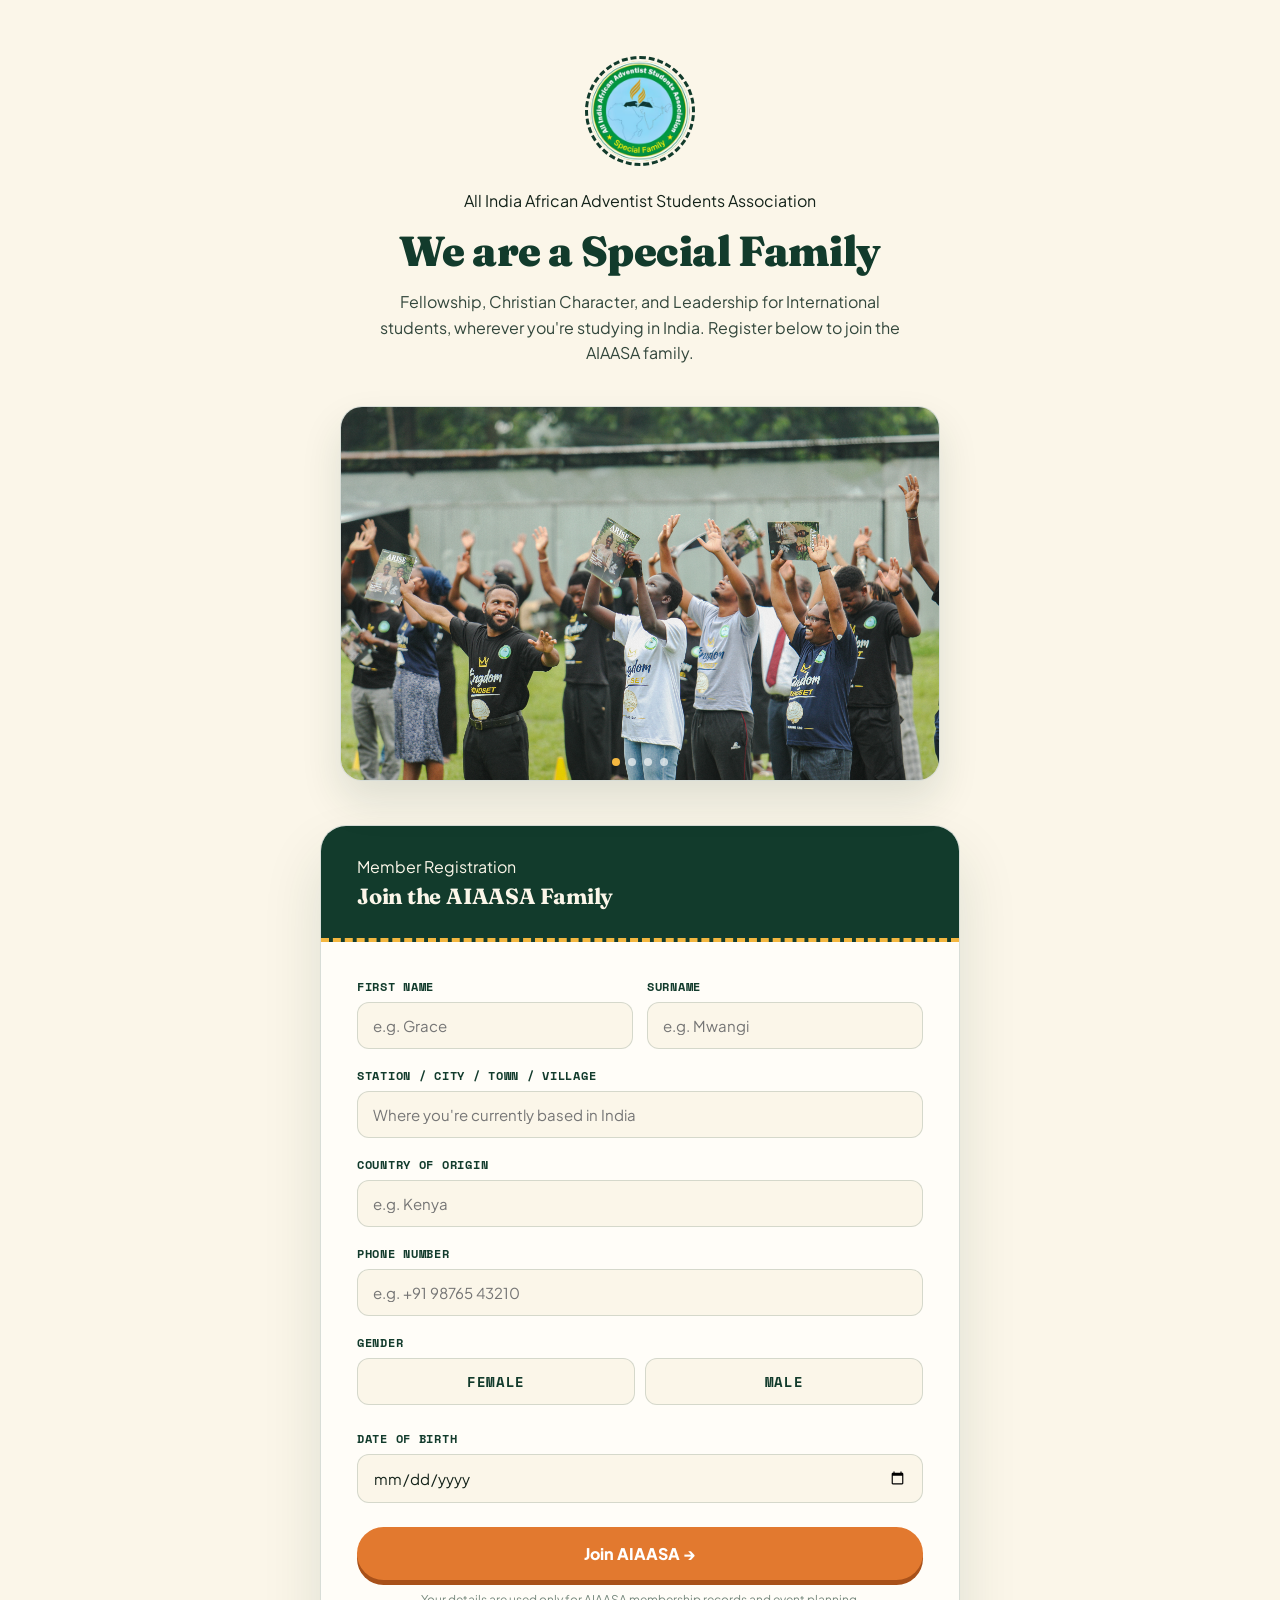
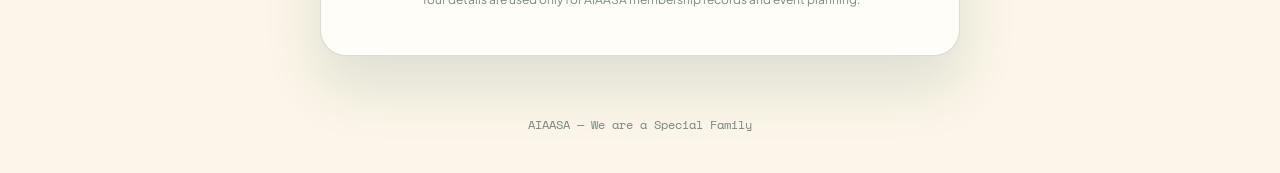
<file: index.html>
<!DOCTYPE html>
<html lang="en">
<head>
<meta charset="UTF-8">
<meta name="viewport" content="width=device-width, initial-scale=1.0">
<title>Join AIAASA — Member Registration</title>
<link rel="icon" href="[data-uri]">
<link rel="preconnect" href="https://fonts.googleapis.com">
<link href="https://fonts.googleapis.com/css2?family=Fraunces:ital,opsz,wght@0,9..144,600;0,9..144,700;0,9..144,900;1,9..144,500&family=Plus+Jakarta+Sans:wght@400;500;600;700;800&family=Space+Mono:wght@400;700&display=swap" rel="stylesheet">
<style>
  :root{
    --forest:#123B2C; --leaf:#2F9E64; --gold:#F4B740; --cream:#FBF6E9;
    --ink:#14231A; --marigold:#E2792F; --paper:#FFFDF8; --line:rgba(18,59,44,0.16);
  }
  *{box-sizing:border-box;}
  body{margin:0;background:var(--cream);color:var(--ink);font-family:'Plus Jakarta Sans',sans-serif;-webkit-font-smoothing:antialiased;}
  h1,h2,h3{font-family:'Fraunces',serif;margin:0;line-height:1.05;letter-spacing:-0.01em;}
  .eyebrow{font-family:'Space Mono',monospace;text-transform:uppercase;letter-spacing:0.14em;font-size:12px;font-weight:700;color:var(--marigold);display:inline-flex;align-items:center;gap:8px;}
  .eyebrow::before{content:"";width:8px;height:8px;border-radius:50%;background:var(--marigold);display:inline-block;}
  .wrap{max-width:720px;margin:0 auto;padding:0 24px;}
  img{max-width:100%;display:block;}

  header{padding:56px 0 40px;text-align:center;}
  .logo-badge{
    width:110px;height:110px;border-radius:50%;margin:0 auto 24px;
    border:3px dashed var(--forest); display:flex;align-items:center;justify-content:center;
  }
  .logo-badge .inner{width:100px;height:100px;border-radius:50%;overflow:hidden;box-shadow:inset 0 0 0 4px var(--gold);}
  .logo-badge img{width:100%;height:100%;object-fit:cover;}
  header h1{font-size:clamp(30px,5vw,42px);font-weight:900;color:var(--forest);margin-top:18px;}
  header h1 em{font-style:normal;color:var(--marigold);}
  header p{font-size:16px;line-height:1.6;color:#33473c;max-width:520px;margin:16px auto 0;}

  .reg-card{
    max-width:640px;margin:0 auto 60px;background:var(--paper);border-radius:26px;
    border:1px solid var(--line);box-shadow:0 30px 60px rgba(18,59,44,0.12);overflow:hidden;
  }
  .reg-head{background:var(--forest);color:var(--cream);padding:30px 36px;border-bottom:4px dashed var(--gold);}
  .reg-head .eyebrow{color:var(--gold);}
  .reg-head .eyebrow::before{background:var(--gold);}
  .reg-head h3{font-size:22px;margin-top:8px;}
  .reg-body{padding:36px;}
  .field{margin-bottom:18px;}
  .field label{display:block;font-size:12px;font-weight:700;text-transform:uppercase;letter-spacing:0.06em;color:var(--forest);margin-bottom:7px;font-family:'Space Mono',monospace;}
  .row-2{display:grid;grid-template-columns:1fr 1fr;gap:14px;}
  .field input{
    width:100%;padding:13px 15px;border-radius:12px;border:1.5px solid var(--line);
    background:var(--cream);font-family:'Plus Jakarta Sans',sans-serif;font-size:15px;color:var(--ink);
  }
  .field input:focus{outline:none;border-color:var(--leaf);background:#fff;}
  .gender-group{display:flex;gap:10px;}
  .gender-opt{flex:1;position:relative;}
  .gender-opt input{position:absolute;opacity:0;inset:0;cursor:pointer;margin:0;width:100%;height:100%;}
  .gender-opt .box{padding:12px 10px;border:1.5px solid var(--line);border-radius:12px;text-align:center;font-weight:600;font-size:14px;background:var(--cream);}
  .gender-opt input:checked + .box{background:var(--leaf);border-color:var(--leaf);color:#fff;}
  .submit-btn{
    width:100%;padding:16px;border-radius:100px;border:none;background:var(--marigold);color:#fff;
    font-weight:800;font-size:16px;cursor:pointer;box-shadow:0 5px 0 #a8511a;margin-top:6px;font-family:'Plus Jakarta Sans',sans-serif;
  }
  .submit-btn:hover{transform:translateY(-2px);}
  .submit-btn:disabled{opacity:0.6;cursor:default;transform:none;}
  .form-note{font-size:12px;color:#77897d;margin-top:12px;text-align:center;}
  .status-msg{margin-top:14px;font-size:14px;font-weight:600;text-align:center;display:none;}
  .status-msg.error{color:#B3261E;}
  .success-view{display:none;padding:56px 36px;text-align:center;}
  .success-stamp{
    width:120px;height:120px;border:4px solid var(--leaf);border-radius:50%;display:flex;align-items:center;justify-content:center;
    margin:0 auto 22px;transform:rotate(-8deg);font-family:'Space Mono',monospace;font-weight:700;color:var(--leaf);
    font-size:14px;letter-spacing:0.05em;text-transform:uppercase;
  }
  .success-view h3{color:var(--forest);font-size:24px;}
  .success-view p{color:#4a5c50;margin-top:10px;font-size:15px;line-height:1.6;}

  footer{text-align:center;padding:0 20px 40px;font-size:12px;color:#77897d;font-family:'Space Mono',monospace;}

  .memories{padding-bottom:44px;text-align:center;}
  .memories .eyebrow{justify-content:center;margin-bottom:16px;}
  .slideshow{
    position:relative;width:100%;max-width:600px;aspect-ratio:16/10;margin:0 auto;
    border-radius:22px;overflow:hidden;border:1px solid var(--line);
    box-shadow:0 20px 40px rgba(18,59,44,0.12);background:var(--paper);
  }
  .slideshow .slide{
    position:absolute;inset:0;width:100%;height:100%;object-fit:cover;
    opacity:0;transition:opacity 1s ease;
  }
  .slideshow .slide.active{opacity:1;}
  .slideshow .empty-msg{
    position:absolute;inset:0;display:flex;align-items:center;justify-content:center;
    color:#8a9a90;font-size:13px;font-family:'Space Mono',monospace;text-align:center;padding:20px;
  }
  .slide-dots{position:absolute;bottom:14px;left:0;right:0;display:flex;justify-content:center;gap:8px;z-index:2;}
  .slide-dots .dot{width:8px;height:8px;border-radius:50%;background:rgba(255,255,255,0.65);cursor:pointer;border:none;padding:0;}
  .slide-dots .dot.active{background:var(--gold);}

  @media (max-width:600px){ .row-2{grid-template-columns:1fr;} .reg-body{padding:24px 20px;} .reg-head{padding:24px 22px;} }
</style>
</head>
<body>

<header>
  <div class="wrap">
    <div class="logo-badge"><div class="inner"><img src="[data-uri]" alt="AIAASA logo"></div></div>
    <span>All India African Adventist Students Association</span>
    <h1>We are a Special Family</h1>
    <p>Fellowship, Christian Character, and Leadership for International students, wherever you're studying in India. Register below to join the AIAASA family.</p>
  </div>
</header>

<section class="memories">
  <div class="wrap">
  <div class="slideshow" id="slideshow"></div>
  </div>
</section>

<div class="wrap">
  <div class="reg-card">
    <div class="reg-head">
      <span>Member Registration</span>
      <h3>Join the AIAASA Family</h3>
    </div>

    <div class="reg-body" id="formView">
      <form id="regForm">
        <div class="row-2">
          <div class="field">
            <label for="firstName">First Name</label>
            <input type="text" id="firstName" name="firstName" required placeholder="e.g. Grace">
          </div>
          <div class="field">
            <label for="surname">Surname</label>
            <input type="text" id="surname" name="surname" required placeholder="e.g. Mwangi">
          </div>
        </div>

        <div class="field">
          <label for="station">Station / City / Town / Village</label>
          <input type="text" id="station" name="station" required placeholder="Where you're currently based in India">
        </div>

        <div class="field">
          <label for="country">Country of Origin</label>
          <input type="text" id="country" name="country" required placeholder="e.g. Kenya">
        </div>

        <div class="field">
          <label for="phone">Phone Number</label>
          <input type="tel" id="phone" name="phone" placeholder="e.g. +91 98765 43210">
        </div>

        <div class="field">
          <label>Gender</label>
          <div class="gender-group">
            <label class="gender-opt">
              <input type="radio" name="gender" value="Female" required>
              <div class="box">Female</div>
            </label>
            <label class="gender-opt">
              <input type="radio" name="gender" value="Male" required>
              <div class="box">Male</div>
            </label>
          </div>
        </div>

        <div class="field">
          <label for="dob">Date of Birth</label>
          <input type="date" id="dob" name="dob" required>
        </div>

        <button type="submit" class="submit-btn" id="submitBtn">Join AIAASA →</button>
        <div class="status-msg" id="statusMsg"></div>
        <p class="form-note">Your details are used only for AIAASA membership records and event planning.</p>
      </form>
    </div>

    <div class="success-view" id="successView">
      <div class="success-stamp">Approved</div>
      <h3>Welcome to the family 🎉</h3>
      <p>Your registration has been received. Keep an eye out for updates on the next Central Conference, Zonal Camp, and midweek worship link.</p>
    </div>
  </div>
</div>

<footer>AIAASA — We are a Special Family</footer>

<script>
  // ===== CONFIGURE THIS =====
  // Paste your Google Apps Script Web App URL here after deploying (see apps-script.gs).
  const SHEET_ENDPOINT = "https://script.google.com/macros/s/AKfycbyyS1jNWlw6yqpWOIRR6qLi6OCl-Lrf_I1GWVVPNPkEJTq2z7aRAnBFCEPHoZfP3ks-/exec ";

  // ===== SLIDESHOW PHOTOS =====
  // List your photo filenames here. Upload the actual image files into an "images"
  // folder next to this index.html file (same folder in your GitHub repo).
  // To add more photos later, just add more lines here — no other changes needed.
  const memoryPhotos = [
    "images/memory1.jpg",
    "images/memory2.jpg",
    "images/memory3.jpg",
    "images/memory4.jpg",
  ];

  (function initSlideshow(){
    const stage = document.getElementById('slideshow');
    if (!memoryPhotos || memoryPhotos.length === 0) {
      stage.innerHTML = '<div class="empty-msg">Add photos to the images folder and list them in memoryPhotos to show them here.</div>';
      return;
    }
    memoryPhotos.forEach((src, i) => {
      const img = document.createElement('img');
      img.src = src;
      img.alt = 'AIAASA memory';
      img.className = 'slide' + (i === 0 ? ' active' : '');
      img.onerror = () => { img.style.display = 'none'; };
      stage.appendChild(img);
    });
    if (memoryPhotos.length > 1) {
      const dots = document.createElement('div');
      dots.className = 'slide-dots';
      memoryPhotos.forEach((_, i) => {
        const dot = document.createElement('button');
        dot.className = 'dot' + (i === 0 ? ' active' : '');
        dot.addEventListener('click', () => showSlide(i));
        dots.appendChild(dot);
      });
      stage.appendChild(dots);
    }
    const slides = stage.querySelectorAll('.slide');
    const dotEls = stage.querySelectorAll('.dot');
    let current = 0;
    function showSlide(i){
      slides[current].classList.remove('active');
      dotEls[current] && dotEls[current].classList.remove('active');
      current = i;
      slides[current].classList.add('active');
      dotEls[current] && dotEls[current].classList.add('active');
    }
    if (slides.length > 1) {
      setInterval(() => showSlide((current + 1) % slides.length), 4000);
    }
  })();

  const form = document.getElementById('regForm');
  const submitBtn = document.getElementById('submitBtn');
  const statusMsg = document.getElementById('statusMsg');
  const formView = document.getElementById('formView');
  const successView = document.getElementById('successView');

  form.addEventListener('submit', async function(e){
    e.preventDefault();
    statusMsg.style.display = 'none';

    if (SHEET_ENDPOINT.includes('PASTE_YOUR')) {
      statusMsg.textContent = "Setup needed: the form isn't connected to a Google Sheet yet.";
      statusMsg.className = 'status-msg error';
      statusMsg.style.display = 'block';
      return;
    }

    const data = {
      firstName: form.firstName.value.trim(),
      surname: form.surname.value.trim(),
      station: form.station.value.trim(),
      country: form.country.value.trim(),
      phone: form.phone ? form.phone.value.trim() : '',
      gender: form.gender.value,
      dob: form.dob.value,
      submittedAt: new Date().toISOString()
    };

    submitBtn.disabled = true;
    submitBtn.textContent = "Submitting...";

    try {
      await fetch(SHEET_ENDPOINT, {
        method: 'POST',
        mode: 'no-cors',
        headers: { 'Content-Type': 'text/plain' },
        body: JSON.stringify(data)
      });
      formView.style.display = 'none';
      successView.style.display = 'block';
    } catch (err) {
      statusMsg.textContent = "Something went wrong — please try again.";
      statusMsg.className = 'status-msg error';
      statusMsg.style.display = 'block';
      submitBtn.disabled = false;
      submitBtn.textContent = "Join AIAASA →";
    }
  });
</script>

</body>
</html>
</file>
